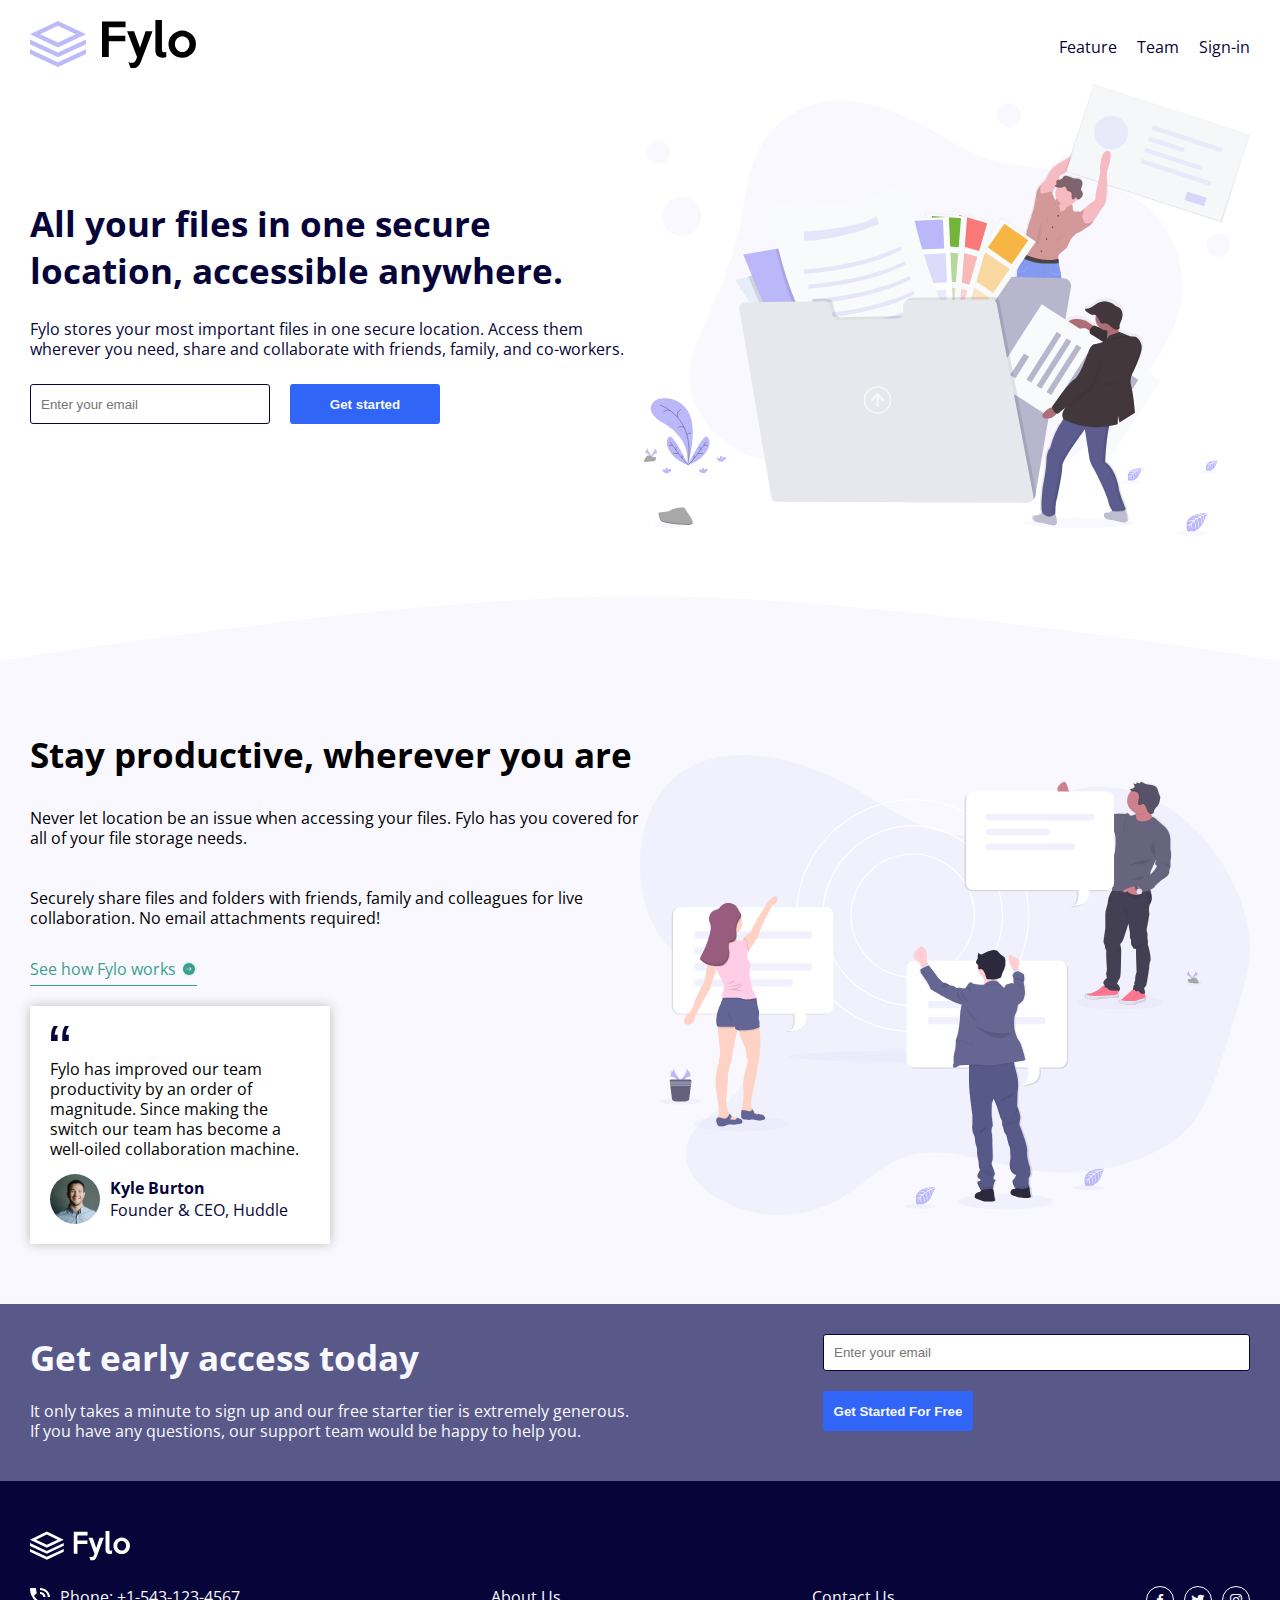
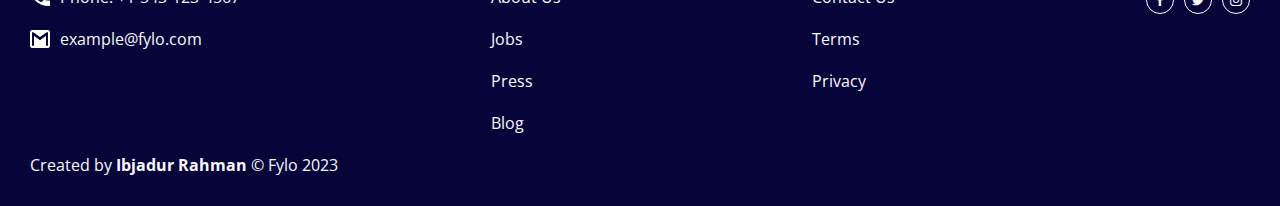
<file: index.html>
<!DOCTYPE html>
<html lang="en">

<head>
  <meta charset="UTF-8">
  <meta name="viewport" content="width=device-width, initial-scale=1.0">
  <link rel="icon" type="image/png" sizes="32x32" href="./images/favicon-32x32.png">
  <!-- box-icons -->
  <link rel="stylesheet" href="https://cdn.jsdelivr.net/npm/boxicons@latest/css/boxicons.min.css">
  <!-- coustom CSS -->
  <link rel="stylesheet" href="./css/style.css">
  <link rel="stylesheet" href="./css/media.css">
  <title>Fylo landing page - using flex-box</title>
</head>

<body>
  <header>
    <div class="logo">
      <img src="./img/logo.svg" alt="logo">
    </div>
    <nav>
      <ul>
        <li class="navlinks"><a href="">Feature</a></li>
        <li class="navlinks"><a href="">Team</a></li>
        <li class="navlinks"><a href="">Sign-in</a></li>
      </ul>
    </nav>
  </header>
  <section class="fylo-hero">
    <div class="fylo-content">
      <h1>All your files in one secure location, accessible anywhere. </h1>
      <p class="text">
        Fylo stores your most important files in one secure location.
        Access them wherever you need, share and collaborate with friends,
        family, and co-workers.
      </p>
      <form action="">
        <input type="email" name="" id="" placeholder="Enter your email">
        <input type="submit" value="Get started">
      </form>
    </div>
    <div class="fylo-illus">
      <img src="./img/illustration-1.svg" alt="hero img">
    </div>
  </section>
  <section class="further">
    <div class="curve"></div>
    <div class="further-content-box">
      <div class="further-content">
        <h1>Stay productive, wherever you are</h1>
        <p class="text">
          Never let location be an issue when accessing your files. Fylo has you
          covered for all of your file storage needs.
        </p>
        <p class="text">
          Securely share files and folders with friends, family and colleagues for
          live collaboration. No email attachments required!
        </p>
        <a href="">
          <div class="further-link">
            See how Fylo works <img src="./img/icon-arrow.svg" alt="Arrow">
          </div>
        </a>
        <div class="review-box">
          <img src="./img/icon-quotes.svg" alt="">
          <p class="text">
            Fylo has improved our team productivity by an order of magnitude. Since
            making the switch our team has become a well-oiled collaboration machine.
          </p>
          <div class="reviewer-data">
            <img src="./img/avatar-testimonial.jpg" alt="reviewer">
            <div class="info">
              <p class="name">Kyle Burton</p>
              <p class="title">Founder & CEO, Huddle</p>
            </div>
          </div>
        </div>
      </div>
      <div class="further-img">
        <img src="./img/illustration-2.svg" alt="Further image">
      </div>
  </section>
  <section class="early-access">
    <div class="ea-text">
      <h2>Get early access today</h2>
      <p class="text">It only takes a minute to sign up and our free starter tier is extremely generous.
        If you have any questions, our support team would be happy to help you.
      </p>
    </div>
    <form>
      <input type="email" name="" id="" placeholder="Enter your email">
      <input type="submit" value="Get Started For Free">
    </form>
  </section>
  <footer>
    <div class="logo">
      <img src="./img/logo-white.svg" alt="">
    </div>
    <div class="link-box">
      <div class="contact">
        <div class="c-ele">
          <img src="./img/icon-phone.svg" alt="Phone number">
          <a href="">Phone: +1-543-123-4567</a>
        </div>
        <div class="c-ele">
          <img src="./img/icon-email.svg" alt="Email">
          <a href="mailto:example@fylo.com">example@fylo.com</a>
        </div>
      </div>
      <div class="footer-bar">
        <ul class="c-links">
          <li><a href="">About Us</a></li>
          <li><a href="">Jobs</a></li>
          <li><a href="">Press</a></li>
          <li><a href="">Blog</a></li>
        </ul>
      </div>
      <div class="footer-bar">
        <ul class="c-links">
          <li><a href="">Contact Us</a></li>
          <li><a href="">Terms</a></li>
          <li><a href="">Privacy</a></li>
        </ul>
      </div>
      <div class="s-links">
          <li><a href=""><i class='bx bxl-facebook'></i></a></li>
          <li><a href=""><i class='bx bxl-twitter'></i></a></li>
          <li><a href=""><i class='bx bxl-instagram'></i></a></li>
      </div>
    </div>
    <!-- creator -->
    <div class="creator">
      Created by <strong>Ibjadur Rahman</strong> &copy; Fylo 2023
    </div>
  </footer>
</body>

</html>
</file>
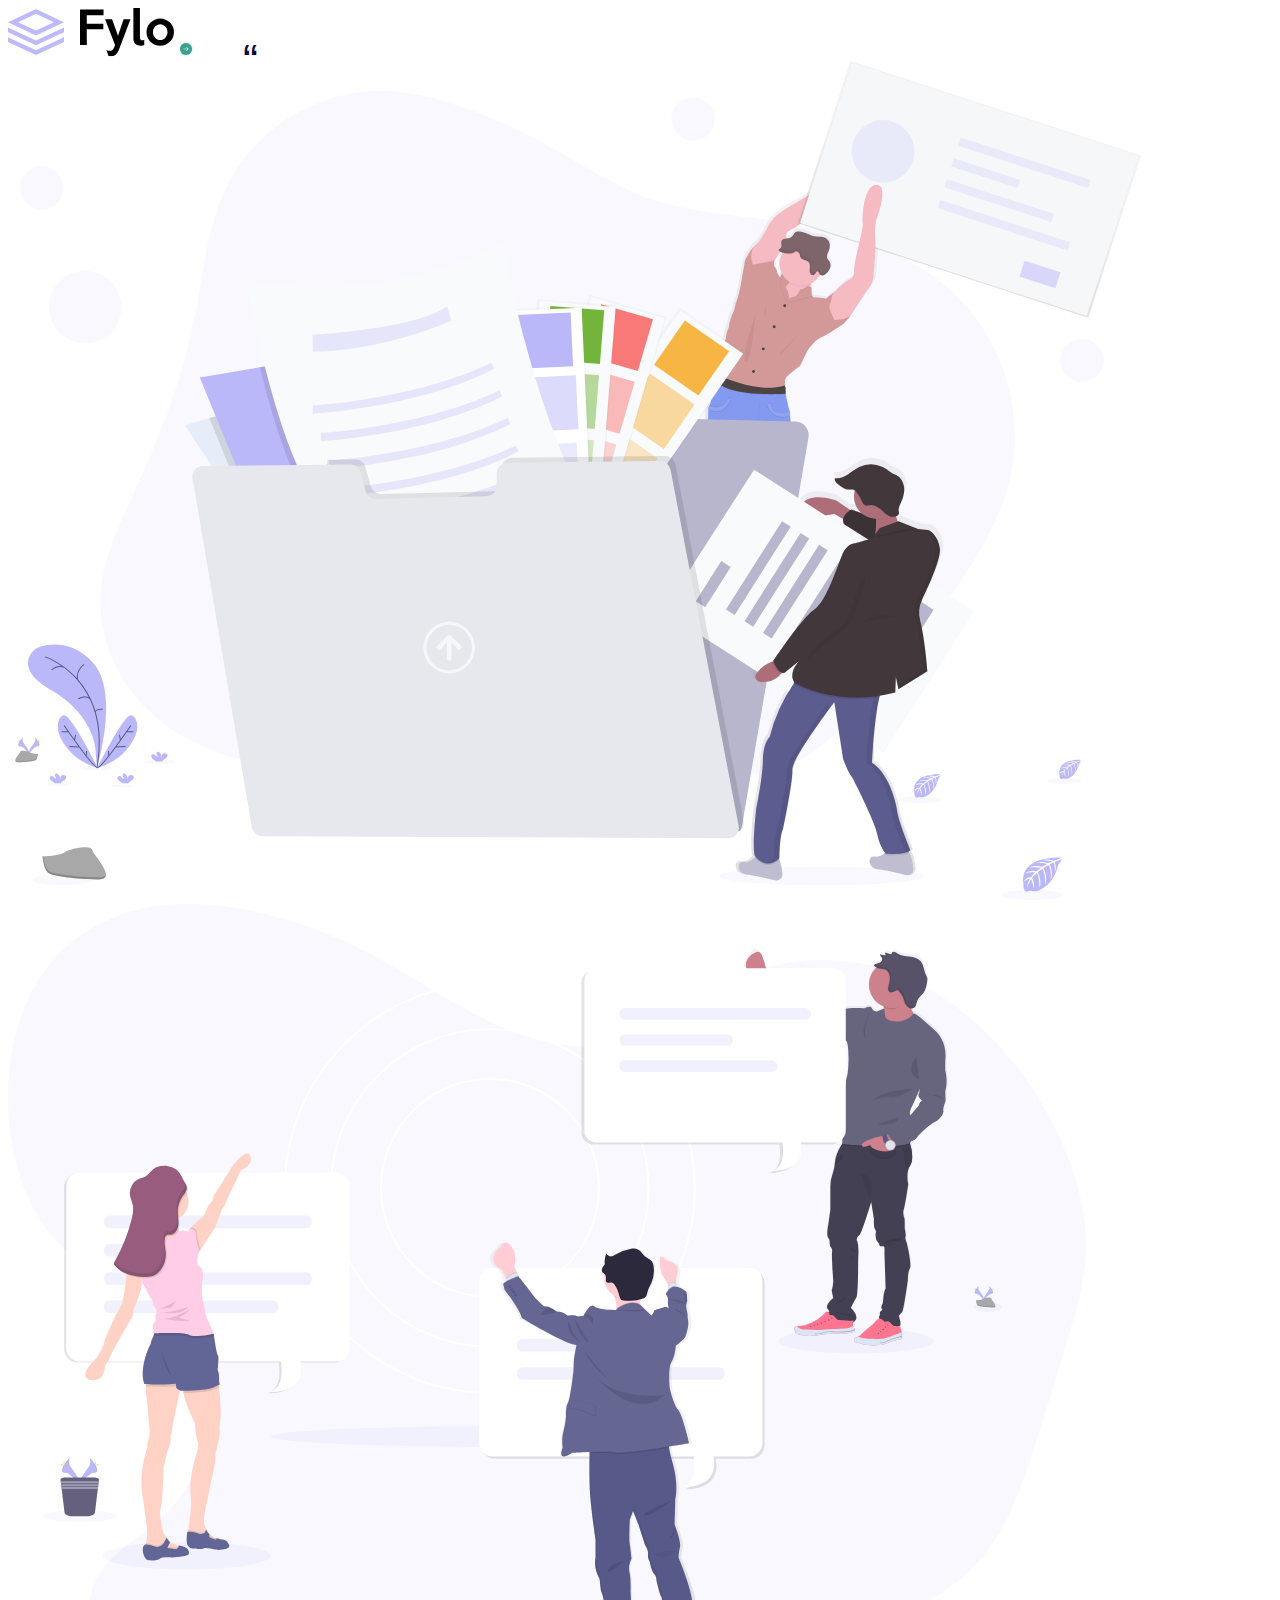
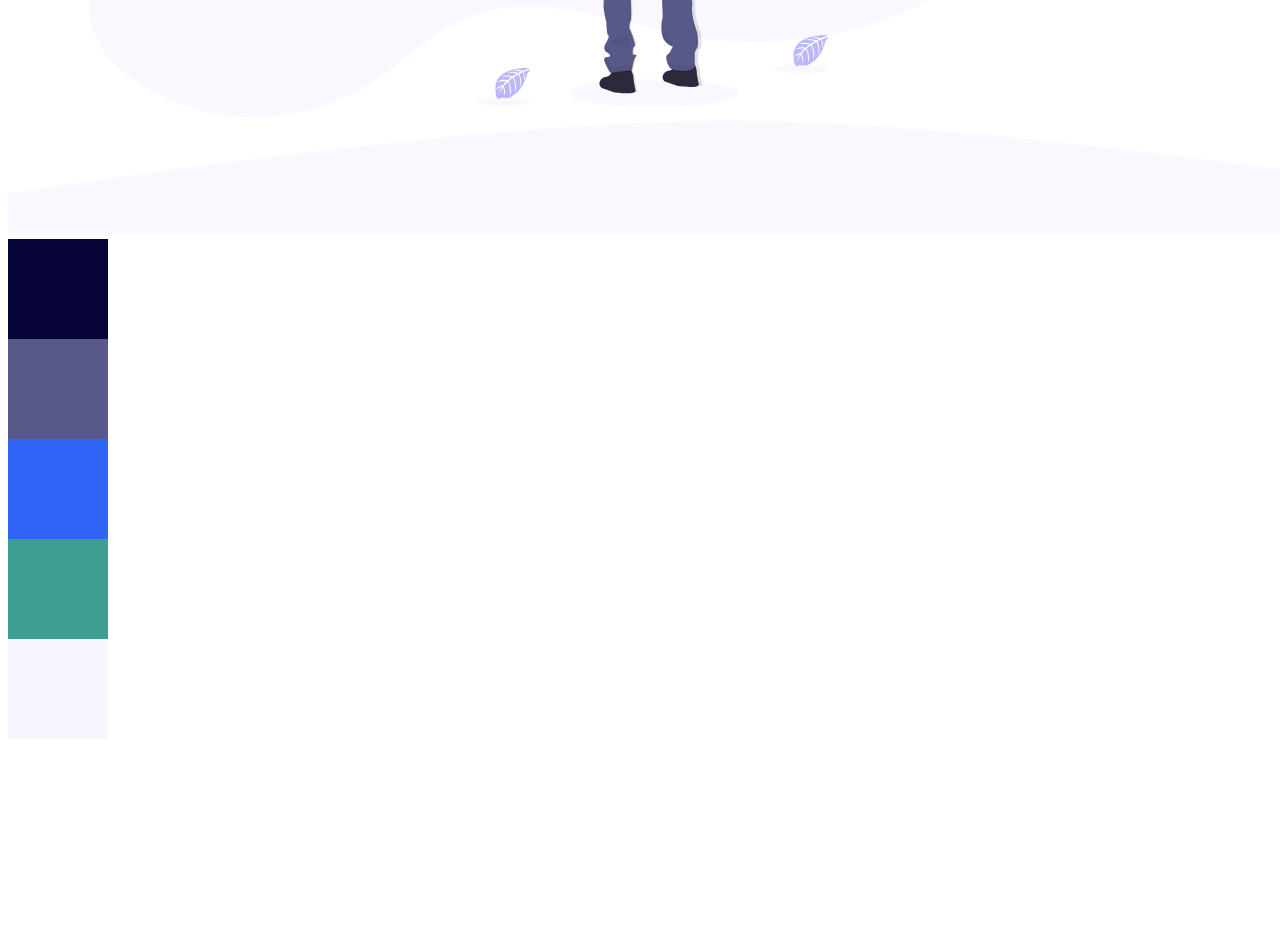
<file: test.html>
<!DOCTYPE html>
<html lang="en">
<head>
    <meta charset="UTF-8">
    <meta http-equiv="X-UA-Compatible" content="IE=edge">
    <meta name="viewport" content="width=device-width, initial-scale=1.0">
    <title>Document</title>
    <style>
        .box{
            width: 100px;
            height: 100px;
        }
        .box1{
            background-color: hsl(243, 87%, 12%);
        }
        .box2{
            background-color: hsl(238, 22%, 44%);
        }
        .box3{
            background-color: hsl(224, 93%, 58%);
        }
        .box4{
            background-color: hsl(170, 45%, 43%);
        }
        .box5{
            background-color: hsl(240, 75%, 98%);
        }
        .box4{
            background-color: hsl(170, 45%, 43%);
        }
        .box4{
            background-color: hsl(170, 45%, 43%);
        }
    </style>
</head>
<body>
    <img src="./img/logo.svg" alt="">
    <img src="./img/icon-arrow.svg" alt="">
    <img src="./img/icon-email.svg" alt="">
    <img src="./img/icon-phone.svg" alt="">
    <img src="./img/icon-quotes.svg" alt="">
    <img src="./img/illustration-1.svg" alt="">
    <img src="./img/illustration-2.svg" alt="">
    <img src="./img/bg-curve-desktop.svg" alt="">
    <div class="box1 box">

    </div>
    <div class="box2 box">

    </div>
    <div class="box box3"></div>
    <div class="box box4"></div>
    <div class="box box5"></div>
    <div class="box box6"></div>
    <div class="box box7"></div>
</body>
</html>
</file>
<file: css/style.css>
@import url('https://fonts.googleapis.com/css2?family=Open+Sans&family=Raleway:wght@400;700&display=swap');

* {
    margin: 0;
    padding: 0;
    box-sizing: border-box;
}


body {
    font-size: 16px;
    font-family: 'Open Sans', sans-serif;
}

/* Font family setting */
.heeadings, .cta, .nav{
    font-family: 'Raleway', sans-serif;
}

/* variables */
:root {
    --d-blue: #070439;
    --l-blue: #3065f8;
    --l-purple: #585989;
    --l-green: #3c9f8f;
    --gray: #bfbfbf;
    --l-gray: #f8f8fe;
}

header {
    width: 100%;
    display: flex;
    align-items: center;
    justify-content: space-between;
    padding: 20px 30px 5px;
}

/* start */
.logo {
    min-width: 100px;
}

.logo img {
    width: 100%;
}

nav ul {
    display: flex;
    gap: 20px;
}

nav ul li {
    list-style: none;
}

nav ul li a {
    text-decoration: none;
    color: var(--d-blue);
}

/* hero section */

section {
    padding: 5px 30px;
}

.fylo-hero {
    display: flex;
    align-items: center;
    justify-content: center;
    width: 100%;
}

.text {
    line-height: 20px;
    padding: 10px 0px;
}

.fylo-content {
    width: 50%;
    display: flex;
    flex-direction: column;
    gap: 15px;
    color: var(--d-blue);
}

.fylo-content form {
    width: 100%;
    display: flex;
    gap: 20px;
}

.fylo-content h1 {
    font-size: 35px;
}

.fylo-content form input {
    width: 240px;
    height: 40px;
    border-radius: 3px;
}

form input[type="email"] {
    border: 1px solid var(--d-blue);
    padding: 10px;
}

form input[type="email"]:focus {
    border: 1px solid var(--d-blue);
}

form input[type="submit"] {
    background-color: var(--l-blue);
    border: none;
    width: 150px;
    color: var(--l-gray);
    font-weight: 700;
    height: 40px;
    cursor: pointer;
}

form input[type="submit"]:hover {
    opacity: 70%;
}

.fylo-illus {
    width: 50%;
}

.fylo-illus img {
    width: 100%;
}

.further {
    width: 100%;
    padding: 50px 0px 0px;
}

.curve {
    width: 100%;
    height: 75px;
    background-image: url(../img/bg-curve-desktop.svg);
    background-repeat: no-repeat;
    background-size: 100%;
}

.further-content-box {
    width: 100%;
    display: flex;
    align-items: center;
    padding: 60px 30px;
    background-color: var(--l-gray);
}

.further-content {
    width: 50%;
    display: flex;
    flex-direction: column;
    gap: 20px;
    font-size: 16px;
}

.further-content h1 {
    font-size: 35px;
}

.further-img {
    width: 50%;
}

.further-img img {
    width: 100%;
}

.further-content a {
    text-decoration: none;
    color: var(--l-green);
}

.further-link {
    display: inline-flex;
    align-items: center;
    gap: 5px;
    border-bottom: 1px solid var(--l-green);
    cursor: pointer;
    padding: 0px 0px 5px;
}

.review-box {
    width: 300px;
    display: flex;
    flex-direction: column;
    gap: 5px;
    background-color: white;
    box-shadow: 0px 0px 11px var(--gray);
    padding: 20px;
}

.review-box img {
    width: 20px;
}

.reviewer-data {
    display: flex;
    gap: 10px;
    align-items: center;
}

.reviewer-data img {
    width: 50px;
    border-radius: 50%;
}

.info {
    color: var(--d-blue);
}

.info .name {
    font-weight: 700;
}

.early-access {
    width: 100%;
    display: flex;
    justify-content: space-between;
    align-items: flex-start;
    padding: 30px;
    background-color: var(--l-purple);
}

.ea-text {
    width: 50%;
    color: var(--l-gray);
    display: flex;
    flex-direction: column;
    gap: 10px;
}

.ea-text h2 {
    font-size: 35px;
}

.early-access form {
    display: flex;
    flex-direction: column;
    gap: 20px;
    width: 35%;
}
.early-access form input{
    border-radius: 3px;
}

.early-access form input[type="email"] {
    width: 100%;
}

footer {
    width: 100%;
    background-color: var(--d-blue);
    color: var(--l-gray);
    padding: 30px;
}

footer .logo {
    width: 100px;
    padding: 20px 0px;
}

footer .link-box {
    display: flex;
    align-items: flex-start;
    justify-content: space-between;
    width: 100%;
}

footer .contact {
    display: inline-flex;
    flex-direction: column;
    gap: 20px;
}

.link-box a {
    text-decoration: none;
    color: var(--l-gray);
}

.tb {
    border: 2px solid red;
}

.c-ele {
    display: flex;
    gap: 10px;
    align-items: center;
}
.c-ele img{
    width: 20px;
    height: 18px;
}
.footer-bar ul {
    list-style-type: none;
}
.c-links{
    display: flex;
    flex-direction: column;
    gap: 20px;
}
.s-links{
    display: flex;
    gap: 10px;
    list-style-type: none;
}
.s-links i{
    font-size: 16px;
    border: 1px solid white;
    padding: 5px;
    border-radius: 100%;
}
.creator{
    padding: 20px 0px 0px;
}
</file>
<file: css/media.css>
@media screen and (max-width: 400px) {
    header {
        padding: 20px 30px;
    }

    .logo img {
        width: 60%;
    }

    nav ul li a {
        font-size: 11px;
    }

    .fylo-hero {
        flex-direction: column-reverse;
        padding: 30px;
    }

    .fylo-content {
        width: 100%;
        text-align: center;
    }

    .fylo-content h1 {
        text-align: center;
        font-size: 23px;
    }

    .fylo-content form {
        flex-direction: column;
        gap: 10px;
    }

    .fylo-content form input {
        width: 100%;
    }

    .fylo-illus {
        width: 100%;
    }

    .curve {
        background-image: url(../img/bg-curve-mobile.svg);
        height: 50px;
    }

    .further-content-box {
        flex-direction: column-reverse;
    }

    .further-content {
        width: 100%;
    }

    .further-content h1 {
        font-size: 19px;
        text-align: center;
    }

    .further-content a {
        text-align: center;
    }

    .early-access {
        flex-direction: column;
    }

    .ea-text {
        width: 100%;
    }

    .ea-text h2 {
        font-size: 25px;
    }

    .early-access form {
        width: 100%;
        gap: 10px;
    }

    .early-access form input {
        width: 100%;
    }

    .link-box {
        flex-direction: column;
        gap: 50px;
    }

    .s-links {
        width: 100%;
        justify-content: center;
    }

}
</file>
